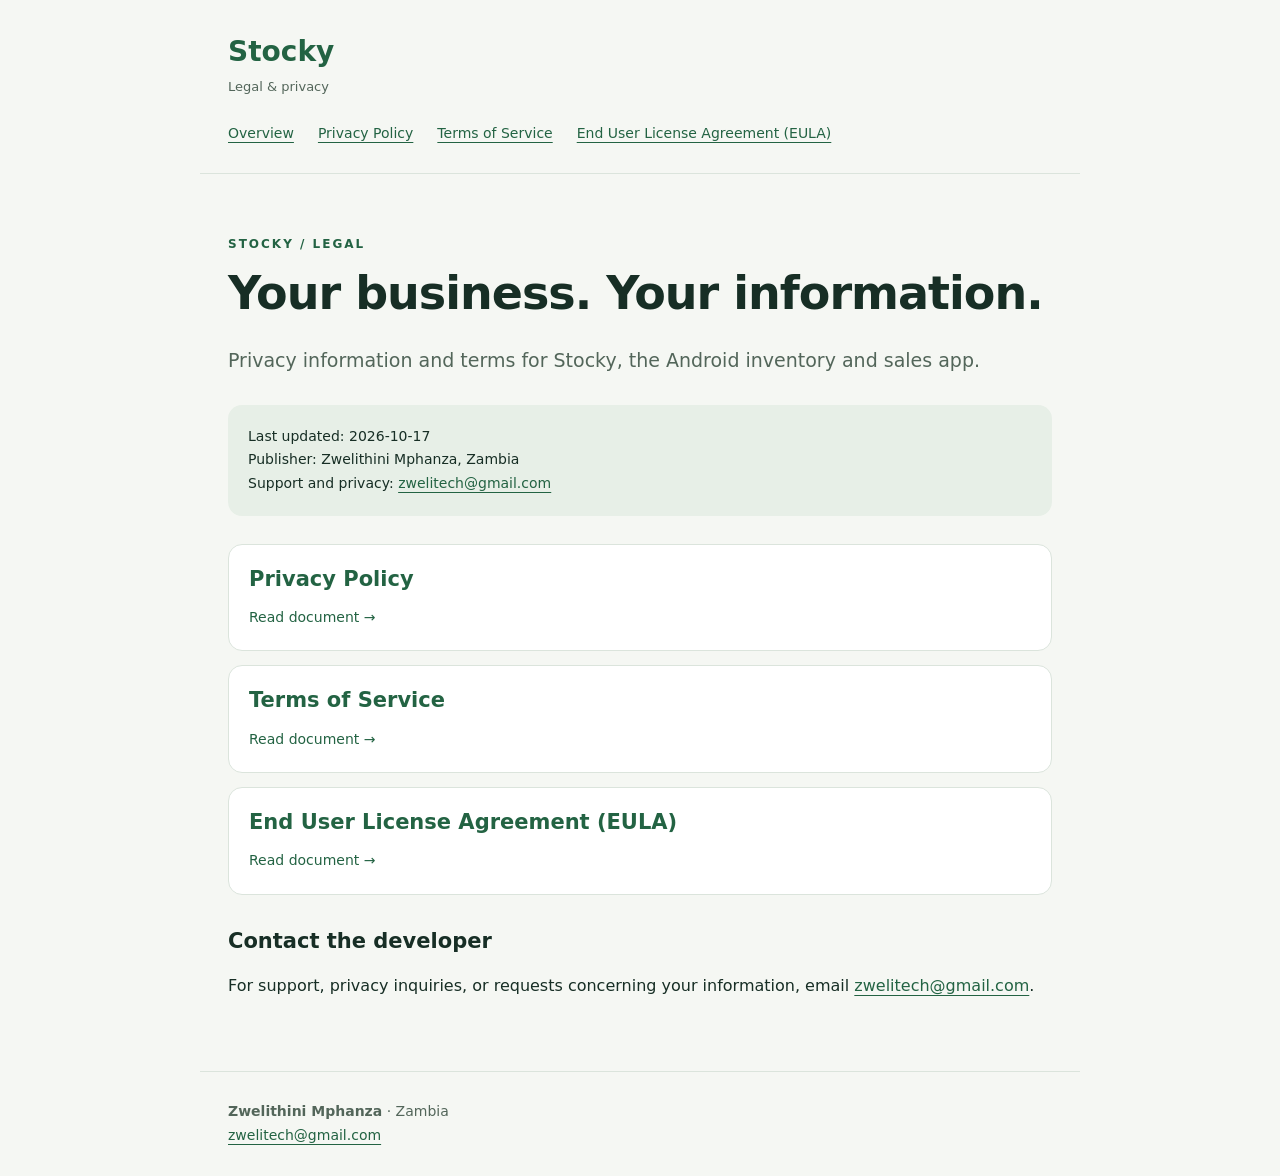
<file: index.html>
<!doctype html>
<html lang="en"><head><meta charset="utf-8"><meta name="viewport" content="width=device-width, initial-scale=1"><meta name="description" content="Stocky legal documents, privacy information, and developer contact details."><title>Your business. Your information. · Stocky</title><link rel="stylesheet" href="styles.css"></head>
<body><a class="skip" href="#main">Skip to content</a><header><a class="brand" href="index.html">Stocky<span>Legal &amp; privacy</span></a><nav aria-label="Legal documents"><a href="index.html">Overview</a><a href="privacy.html">Privacy Policy</a><a href="terms.html">Terms of Service</a><a href="eula.html">End User License Agreement (EULA)</a></nav></header>
<main id="main"><p class="eyebrow">STOCKY / LEGAL</p><h1>Your business. Your information.</h1><p class="intro">Privacy information and terms for Stocky, the Android inventory and sales app.</p><div class="meta">Last updated: <time datetime="2026-10-17">2026-10-17</time><br>Publisher: Zwelithini Mphanza, Zambia<br>Support and privacy: <a href="mailto:zwelitech@gmail.com">zwelitech@gmail.com</a></div><div class="documents"><a class="document" href="privacy.html"><h2>Privacy Policy</h2><span>Read document →</span></a><a class="document" href="terms.html"><h2>Terms of Service</h2><span>Read document →</span></a><a class="document" href="eula.html"><h2>End User License Agreement (EULA)</h2><span>Read document →</span></a></div><section><h2>Contact the developer</h2><p>For support, privacy inquiries, or requests concerning your information, email <a href="mailto:zwelitech@gmail.com">zwelitech@gmail.com</a>.</p></section></main>
<footer><strong>Zwelithini Mphanza</strong> · Zambia<br><a href="mailto:zwelitech@gmail.com">zwelitech@gmail.com</a></footer></body></html>
</file>
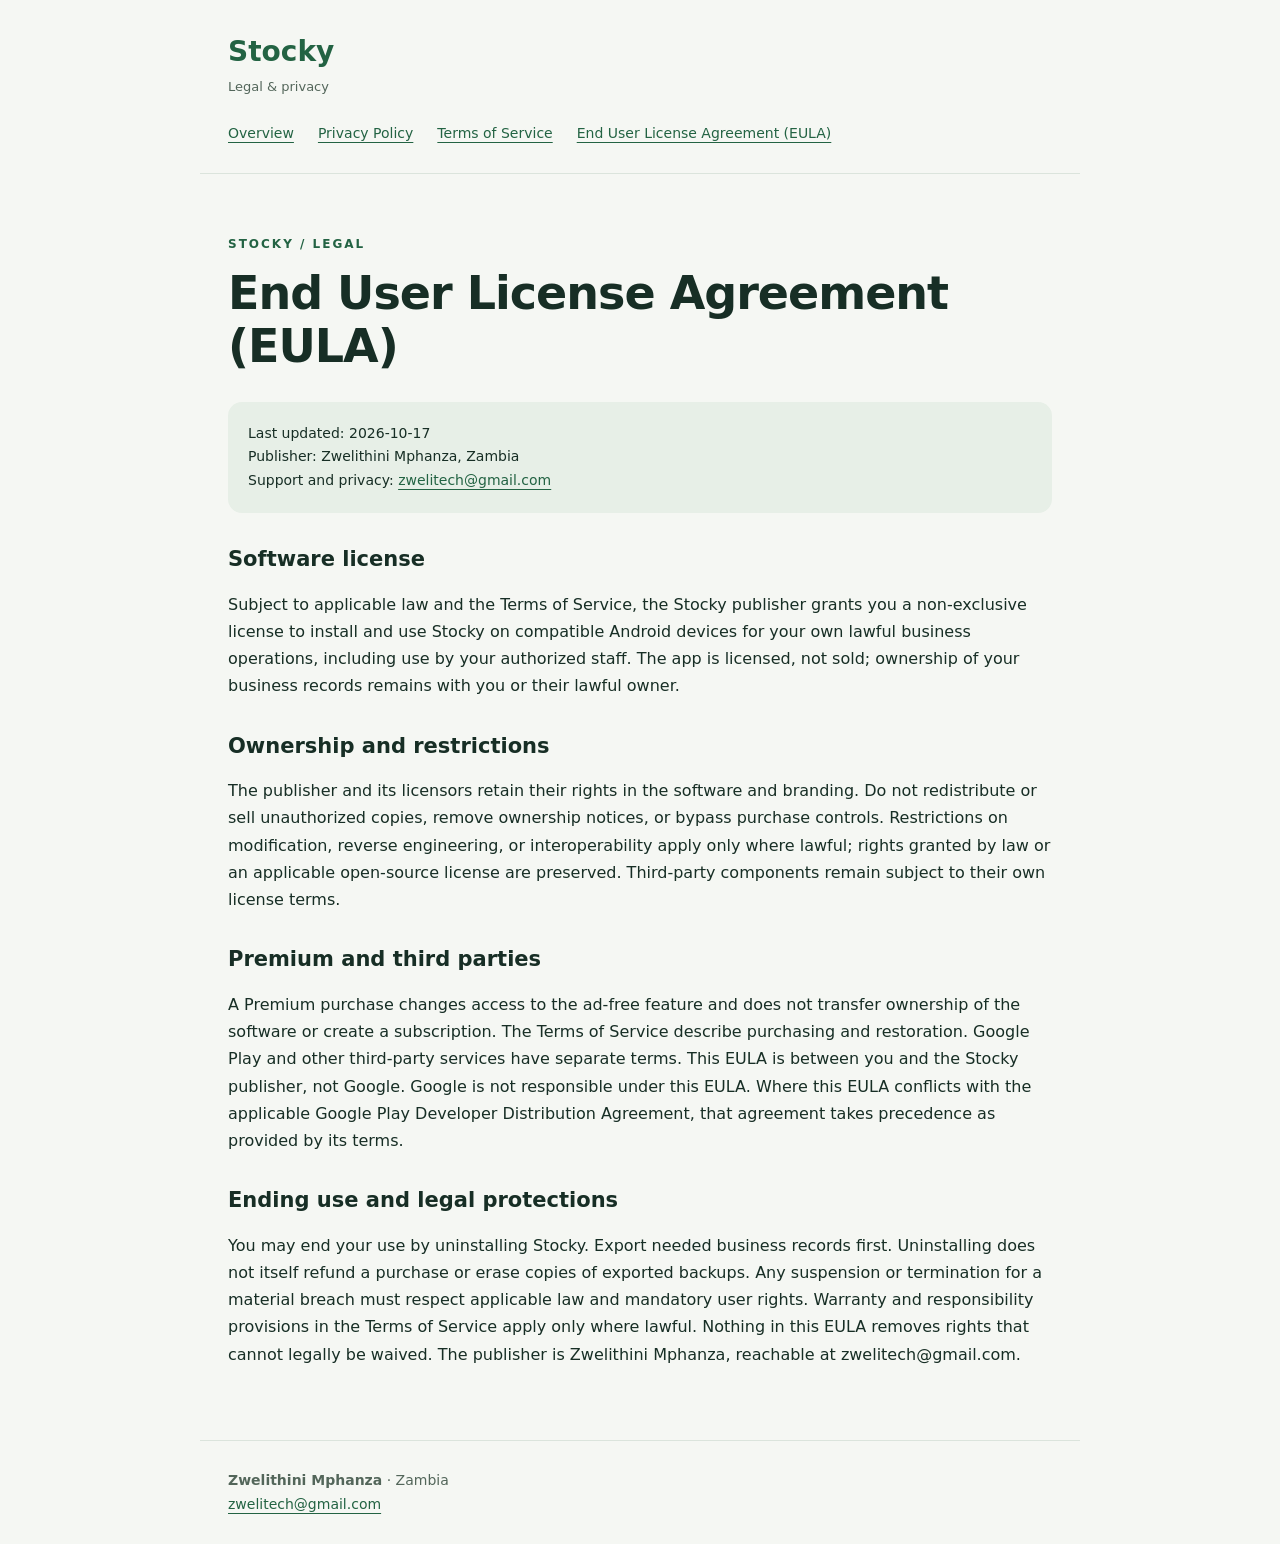
<file: eula.html>
<!doctype html>
<html lang="en"><head><meta charset="utf-8"><meta name="viewport" content="width=device-width, initial-scale=1"><meta name="description" content="Stocky legal documents, privacy information, and developer contact details."><title>End User License Agreement (EULA) · Stocky</title><link rel="stylesheet" href="styles.css"></head>
<body><a class="skip" href="#main">Skip to content</a><header><a class="brand" href="index.html">Stocky<span>Legal &amp; privacy</span></a><nav aria-label="Legal documents"><a href="index.html">Overview</a><a href="privacy.html">Privacy Policy</a><a href="terms.html">Terms of Service</a><a href="eula.html">End User License Agreement (EULA)</a></nav></header>
<main id="main"><p class="eyebrow">STOCKY / LEGAL</p><h1>End User License Agreement (EULA)</h1><div class="meta">Last updated: <time datetime="2026-10-17">2026-10-17</time><br>Publisher: Zwelithini Mphanza, Zambia<br>Support and privacy: <a href="mailto:zwelitech@gmail.com">zwelitech@gmail.com</a></div><section><h2>Software license</h2><p>Subject to applicable law and the Terms of Service, the Stocky publisher grants you a non-exclusive license to install and use Stocky on compatible Android devices for your own lawful business operations, including use by your authorized staff. The app is licensed, not sold; ownership of your business records remains with you or their lawful owner.</p></section>
<section><h2>Ownership and restrictions</h2><p>The publisher and its licensors retain their rights in the software and branding. Do not redistribute or sell unauthorized copies, remove ownership notices, or bypass purchase controls. Restrictions on modification, reverse engineering, or interoperability apply only where lawful; rights granted by law or an applicable open-source license are preserved. Third-party components remain subject to their own license terms.</p></section>
<section><h2>Premium and third parties</h2><p>A Premium purchase changes access to the ad-free feature and does not transfer ownership of the software or create a subscription. The Terms of Service describe purchasing and restoration. Google Play and other third-party services have separate terms. This EULA is between you and the Stocky publisher, not Google. Google is not responsible under this EULA. Where this EULA conflicts with the applicable Google Play Developer Distribution Agreement, that agreement takes precedence as provided by its terms.</p></section>
<section><h2>Ending use and legal protections</h2><p>You may end your use by uninstalling Stocky. Export needed business records first. Uninstalling does not itself refund a purchase or erase copies of exported backups. Any suspension or termination for a material breach must respect applicable law and mandatory user rights. Warranty and responsibility provisions in the Terms of Service apply only where lawful. Nothing in this EULA removes rights that cannot legally be waived. The publisher is Zwelithini Mphanza, reachable at zwelitech@gmail.com.</p></section></main>
<footer><strong>Zwelithini Mphanza</strong> · Zambia<br><a href="mailto:zwelitech@gmail.com">zwelitech@gmail.com</a></footer></body></html>
</file>
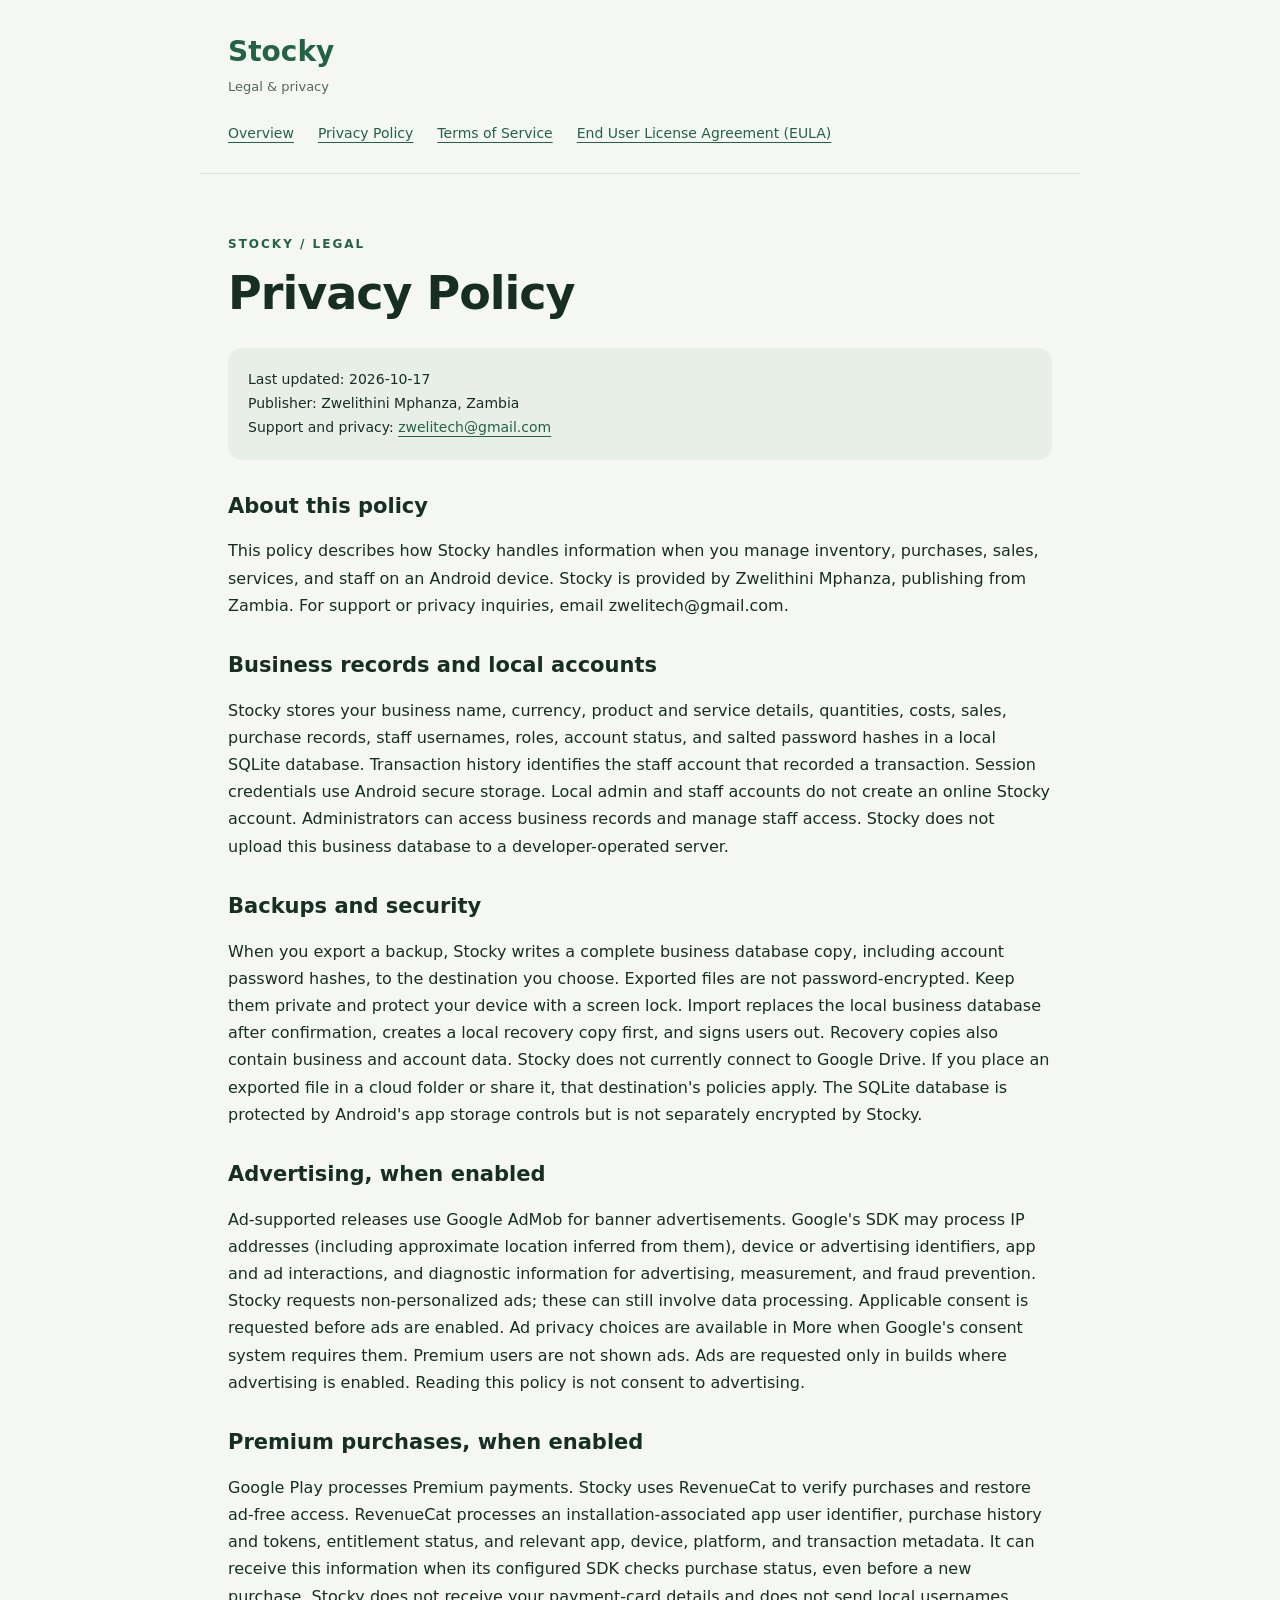
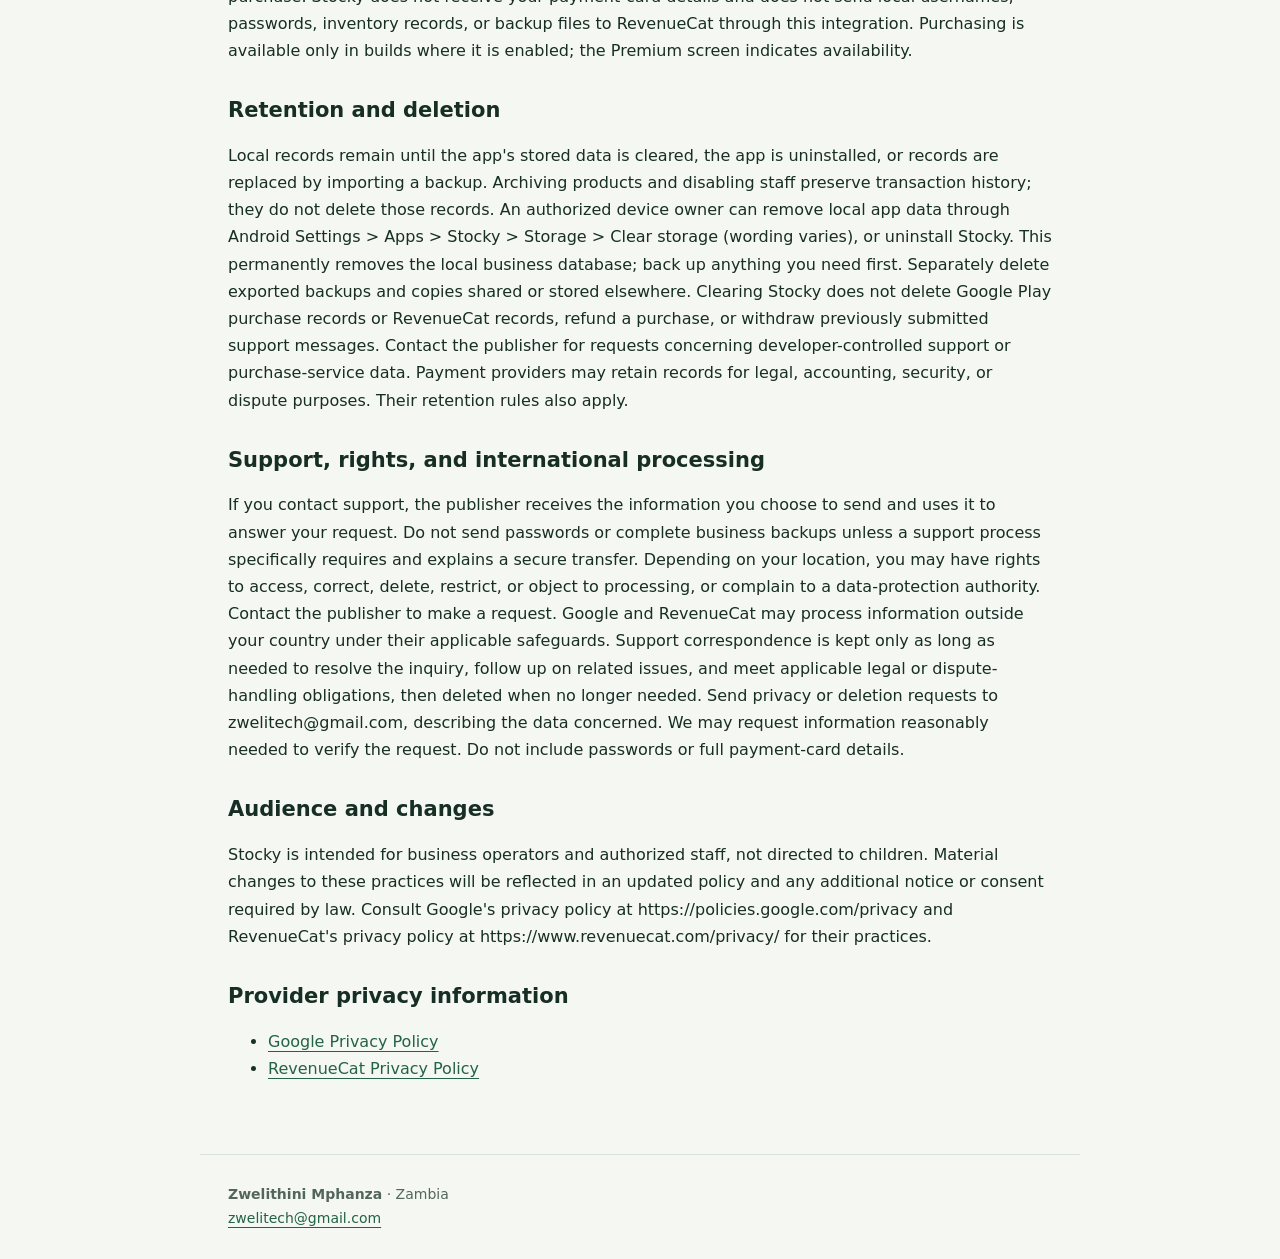
<file: privacy.html>
<!doctype html>
<html lang="en"><head><meta charset="utf-8"><meta name="viewport" content="width=device-width, initial-scale=1"><meta name="description" content="Stocky legal documents, privacy information, and developer contact details."><title>Privacy Policy · Stocky</title><link rel="stylesheet" href="styles.css"></head>
<body><a class="skip" href="#main">Skip to content</a><header><a class="brand" href="index.html">Stocky<span>Legal &amp; privacy</span></a><nav aria-label="Legal documents"><a href="index.html">Overview</a><a href="privacy.html">Privacy Policy</a><a href="terms.html">Terms of Service</a><a href="eula.html">End User License Agreement (EULA)</a></nav></header>
<main id="main"><p class="eyebrow">STOCKY / LEGAL</p><h1>Privacy Policy</h1><div class="meta">Last updated: <time datetime="2026-10-17">2026-10-17</time><br>Publisher: Zwelithini Mphanza, Zambia<br>Support and privacy: <a href="mailto:zwelitech@gmail.com">zwelitech@gmail.com</a></div><section><h2>About this policy</h2><p>This policy describes how Stocky handles information when you manage inventory, purchases, sales, services, and staff on an Android device. Stocky is provided by Zwelithini Mphanza, publishing from Zambia. For support or privacy inquiries, email zwelitech@gmail.com.</p></section>
<section><h2>Business records and local accounts</h2><p>Stocky stores your business name, currency, product and service details, quantities, costs, sales, purchase records, staff usernames, roles, account status, and salted password hashes in a local SQLite database. Transaction history identifies the staff account that recorded a transaction. Session credentials use Android secure storage. Local admin and staff accounts do not create an online Stocky account. Administrators can access business records and manage staff access. Stocky does not upload this business database to a developer-operated server.</p></section>
<section><h2>Backups and security</h2><p>When you export a backup, Stocky writes a complete business database copy, including account password hashes, to the destination you choose. Exported files are not password-encrypted. Keep them private and protect your device with a screen lock. Import replaces the local business database after confirmation, creates a local recovery copy first, and signs users out. Recovery copies also contain business and account data. Stocky does not currently connect to Google Drive. If you place an exported file in a cloud folder or share it, that destination&#39;s policies apply. The SQLite database is protected by Android&#39;s app storage controls but is not separately encrypted by Stocky.</p></section>
<section><h2>Advertising, when enabled</h2><p>Ad-supported releases use Google AdMob for banner advertisements. Google&#39;s SDK may process IP addresses (including approximate location inferred from them), device or advertising identifiers, app and ad interactions, and diagnostic information for advertising, measurement, and fraud prevention. Stocky requests non-personalized ads; these can still involve data processing. Applicable consent is requested before ads are enabled. Ad privacy choices are available in More when Google&#39;s consent system requires them. Premium users are not shown ads. Ads are requested only in builds where advertising is enabled. Reading this policy is not consent to advertising.</p></section>
<section><h2>Premium purchases, when enabled</h2><p>Google Play processes Premium payments. Stocky uses RevenueCat to verify purchases and restore ad-free access. RevenueCat processes an installation-associated app user identifier, purchase history and tokens, entitlement status, and relevant app, device, platform, and transaction metadata. It can receive this information when its configured SDK checks purchase status, even before a new purchase. Stocky does not receive your payment-card details and does not send local usernames, passwords, inventory records, or backup files to RevenueCat through this integration. Purchasing is available only in builds where it is enabled; the Premium screen indicates availability.</p></section>
<section><h2>Retention and deletion</h2><p>Local records remain until the app&#39;s stored data is cleared, the app is uninstalled, or records are replaced by importing a backup. Archiving products and disabling staff preserve transaction history; they do not delete those records. An authorized device owner can remove local app data through Android Settings &gt; Apps &gt; Stocky &gt; Storage &gt; Clear storage (wording varies), or uninstall Stocky. This permanently removes the local business database; back up anything you need first. Separately delete exported backups and copies shared or stored elsewhere. Clearing Stocky does not delete Google Play purchase records or RevenueCat records, refund a purchase, or withdraw previously submitted support messages. Contact the publisher for requests concerning developer-controlled support or purchase-service data. Payment providers may retain records for legal, accounting, security, or dispute purposes. Their retention rules also apply.</p></section>
<section><h2>Support, rights, and international processing</h2><p>If you contact support, the publisher receives the information you choose to send and uses it to answer your request. Do not send passwords or complete business backups unless a support process specifically requires and explains a secure transfer. Depending on your location, you may have rights to access, correct, delete, restrict, or object to processing, or complain to a data-protection authority. Contact the publisher to make a request. Google and RevenueCat may process information outside your country under their applicable safeguards. Support correspondence is kept only as long as needed to resolve the inquiry, follow up on related issues, and meet applicable legal or dispute-handling obligations, then deleted when no longer needed. Send privacy or deletion requests to zwelitech@gmail.com, describing the data concerned. We may request information reasonably needed to verify the request. Do not include passwords or full payment-card details.</p></section>
<section><h2>Audience and changes</h2><p>Stocky is intended for business operators and authorized staff, not directed to children. Material changes to these practices will be reflected in an updated policy and any additional notice or consent required by law. Consult Google&#39;s privacy policy at https://policies.google.com/privacy and RevenueCat&#39;s privacy policy at https://www.revenuecat.com/privacy/ for their practices.</p></section><section><h2>Provider privacy information</h2><ul><li><a href="https://policies.google.com/privacy">Google Privacy Policy</a></li><li><a href="https://www.revenuecat.com/privacy/">RevenueCat Privacy Policy</a></li></ul></section></main>
<footer><strong>Zwelithini Mphanza</strong> · Zambia<br><a href="mailto:zwelitech@gmail.com">zwelitech@gmail.com</a></footer></body></html>
</file>
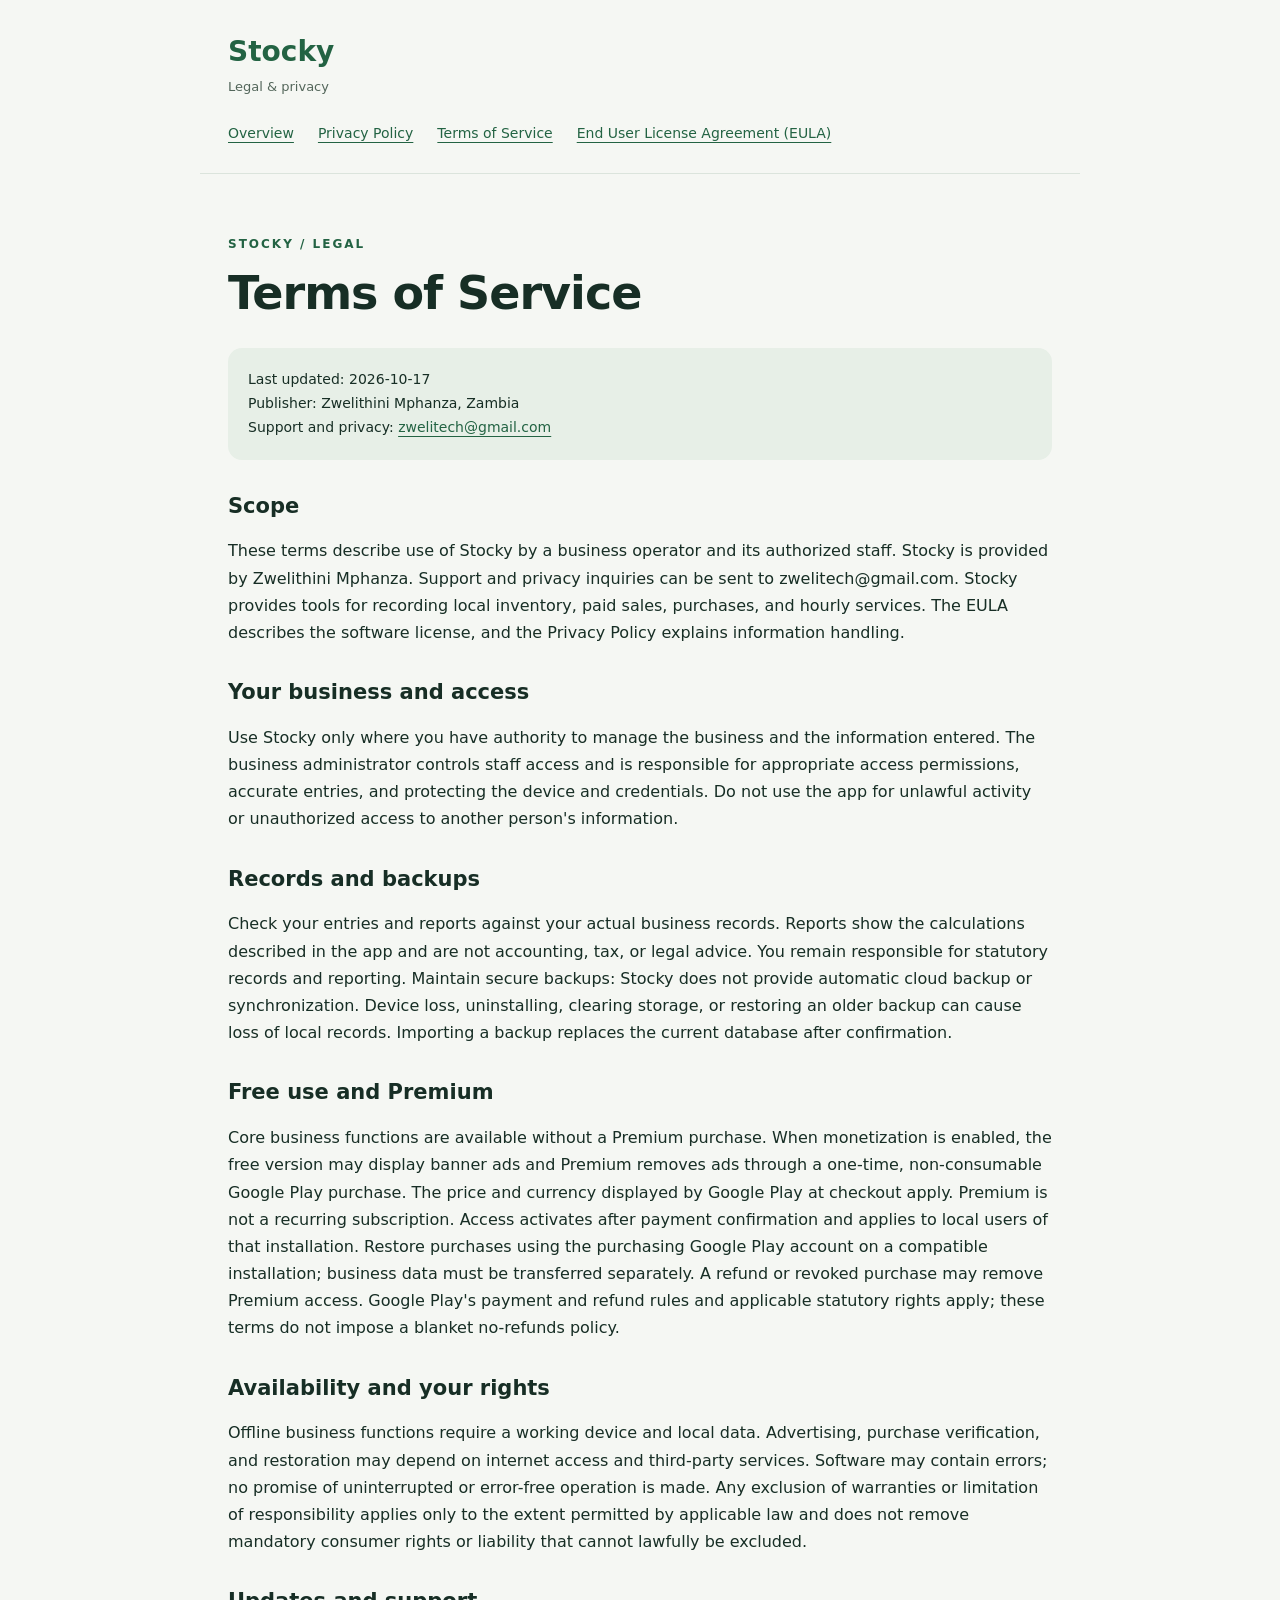
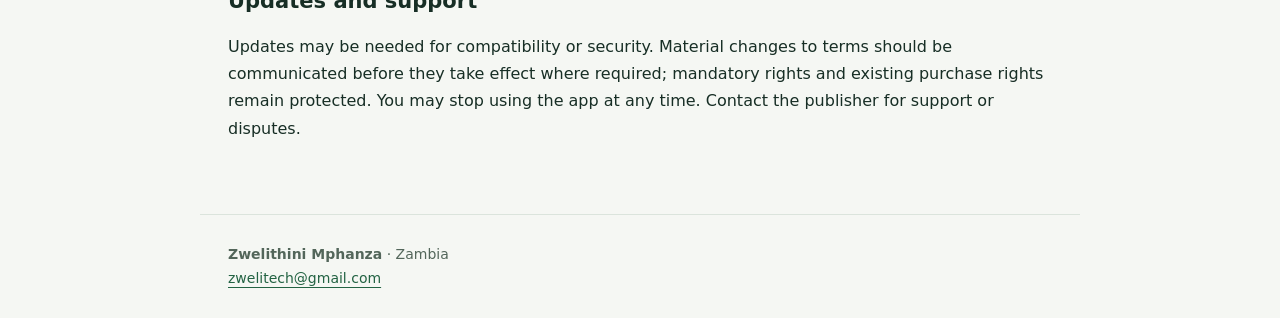
<file: terms.html>
<!doctype html>
<html lang="en"><head><meta charset="utf-8"><meta name="viewport" content="width=device-width, initial-scale=1"><meta name="description" content="Stocky legal documents, privacy information, and developer contact details."><title>Terms of Service · Stocky</title><link rel="stylesheet" href="styles.css"></head>
<body><a class="skip" href="#main">Skip to content</a><header><a class="brand" href="index.html">Stocky<span>Legal &amp; privacy</span></a><nav aria-label="Legal documents"><a href="index.html">Overview</a><a href="privacy.html">Privacy Policy</a><a href="terms.html">Terms of Service</a><a href="eula.html">End User License Agreement (EULA)</a></nav></header>
<main id="main"><p class="eyebrow">STOCKY / LEGAL</p><h1>Terms of Service</h1><div class="meta">Last updated: <time datetime="2026-10-17">2026-10-17</time><br>Publisher: Zwelithini Mphanza, Zambia<br>Support and privacy: <a href="mailto:zwelitech@gmail.com">zwelitech@gmail.com</a></div><section><h2>Scope</h2><p>These terms describe use of Stocky by a business operator and its authorized staff. Stocky is provided by Zwelithini Mphanza. Support and privacy inquiries can be sent to zwelitech@gmail.com. Stocky provides tools for recording local inventory, paid sales, purchases, and hourly services. The EULA describes the software license, and the Privacy Policy explains information handling.</p></section>
<section><h2>Your business and access</h2><p>Use Stocky only where you have authority to manage the business and the information entered. The business administrator controls staff access and is responsible for appropriate access permissions, accurate entries, and protecting the device and credentials. Do not use the app for unlawful activity or unauthorized access to another person&#39;s information.</p></section>
<section><h2>Records and backups</h2><p>Check your entries and reports against your actual business records. Reports show the calculations described in the app and are not accounting, tax, or legal advice. You remain responsible for statutory records and reporting. Maintain secure backups: Stocky does not provide automatic cloud backup or synchronization. Device loss, uninstalling, clearing storage, or restoring an older backup can cause loss of local records. Importing a backup replaces the current database after confirmation.</p></section>
<section><h2>Free use and Premium</h2><p>Core business functions are available without a Premium purchase. When monetization is enabled, the free version may display banner ads and Premium removes ads through a one-time, non-consumable Google Play purchase. The price and currency displayed by Google Play at checkout apply. Premium is not a recurring subscription. Access activates after payment confirmation and applies to local users of that installation. Restore purchases using the purchasing Google Play account on a compatible installation; business data must be transferred separately. A refund or revoked purchase may remove Premium access. Google Play&#39;s payment and refund rules and applicable statutory rights apply; these terms do not impose a blanket no-refunds policy.</p></section>
<section><h2>Availability and your rights</h2><p>Offline business functions require a working device and local data. Advertising, purchase verification, and restoration may depend on internet access and third-party services. Software may contain errors; no promise of uninterrupted or error-free operation is made. Any exclusion of warranties or limitation of responsibility applies only to the extent permitted by applicable law and does not remove mandatory consumer rights or liability that cannot lawfully be excluded.</p></section>
<section><h2>Updates and support</h2><p>Updates may be needed for compatibility or security. Material changes to terms should be communicated before they take effect where required; mandatory rights and existing purchase rights remain protected. You may stop using the app at any time. Contact the publisher for support or disputes.</p></section></main>
<footer><strong>Zwelithini Mphanza</strong> · Zambia<br><a href="mailto:zwelitech@gmail.com">zwelitech@gmail.com</a></footer></body></html>
</file>
<file: styles.css>
:root{font-family:system-ui,-apple-system,"Segoe UI",sans-serif;color:#172e25;background:#f5f7f3;line-height:1.7}*{box-sizing:border-box}body{margin:0}a{color:#236343;text-underline-offset:4px}a:focus-visible{outline:3px solid #236343;outline-offset:5px}header,main,footer{max-width:880px;margin:auto;padding:28px}header{border-bottom:1px solid #dbe4dc}.brand{font-size:28px;font-weight:800;text-decoration:none}.brand span{display:block;font-size:13px;font-weight:500;color:#53665a}nav{display:flex;gap:12px 24px;flex-wrap:wrap;margin-top:24px}nav a{font-size:14px}main{padding-top:48px;padding-bottom:56px}h1{font-size:clamp(30px,5vw,46px);letter-spacing:-1px;line-height:1.16;margin:12px 0 24px}h2{font-size:21px;line-height:1.35;margin-top:32px}p{overflow-wrap:anywhere}.eyebrow{font-size:12px;letter-spacing:2px;font-weight:700;color:#236343}.meta{font-size:14px;background:#e7efe7;border-radius:14px;padding:20px;margin:28px 0}.intro{font-size:19px;color:#53665a}.documents{display:grid;gap:14px}.document{display:block;background:white;border:1px solid #dbe4dc;border-radius:14px;padding:20px;text-decoration:none}.document h2{margin:0 0 10px}.document span{font-size:14px}footer{border-top:1px solid #dbe4dc;color:#53665a;font-size:14px}.skip{position:absolute;left:12px;top:-100px;background:white;padding:12px}.skip:focus{top:12px}@media(max-width:480px){header,main,footer{padding-left:20px;padding-right:20px}main{padding-top:30px}}@media print{nav,.skip{display:none}body{background:white}main{padding:0}.meta{background:none;border:1px solid #ccc}}
</file>
